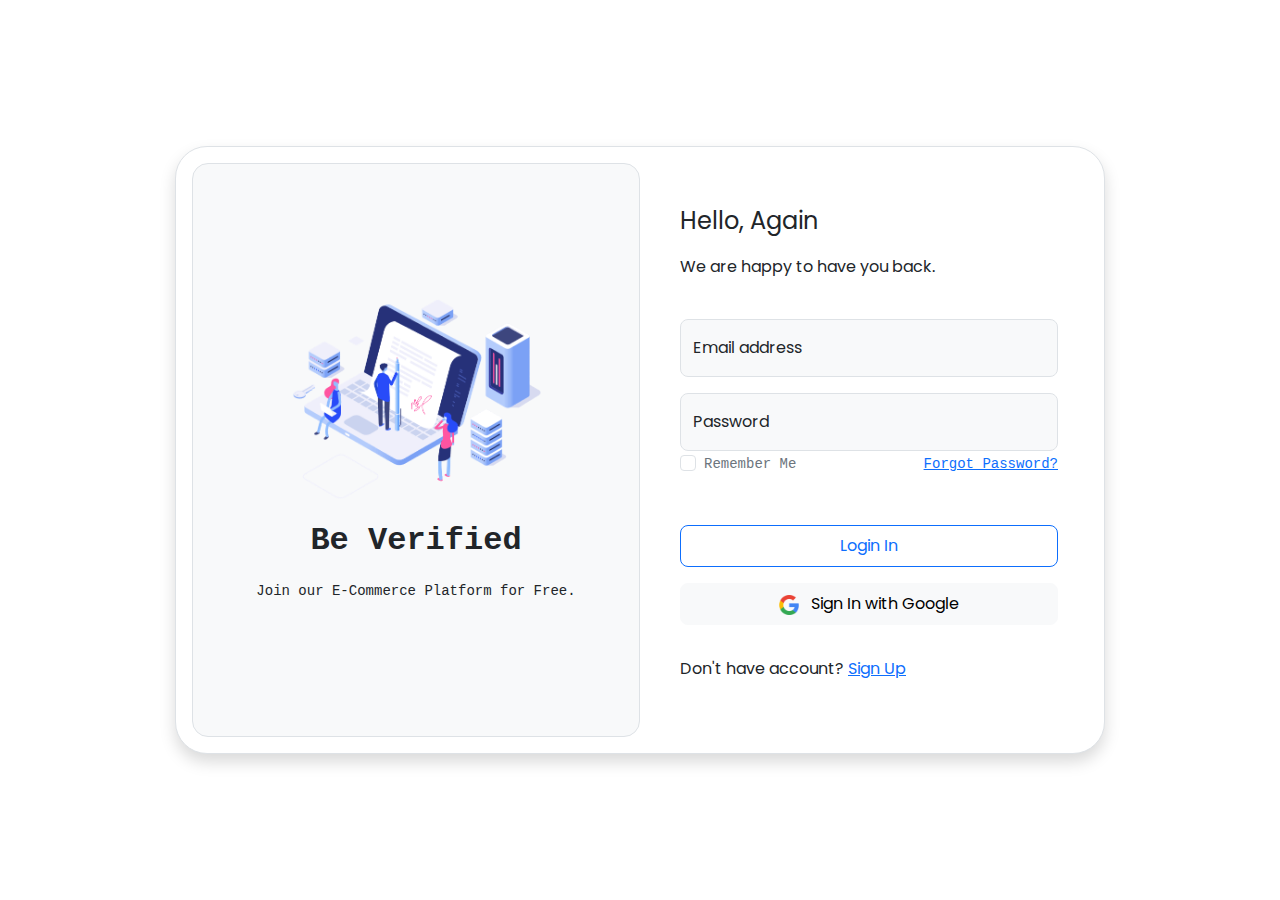
<file: index.html>
<!DOCTYPE html>
<html lang="en">
<head>
    <!-- META -->
    <meta charset="UTF-8">
    <meta name="viewport" content="width=device-width, initial-scale=1.0">
    <!-- TITLE -->
    <title>BulkCart</title>
    <!-- ICON -->
    <link rel="icon" href="./Assets/cart-icon-28356.png">
    <!-- STYLES -->
    <!-- bootstrap -->
    <link rel="stylesheet" href="Css/all.min.css">
    <link rel="stylesheet" href="Css/bootstrap.min.css">
    <!-- fontawesome -->
    <link rel="stylesheet" href="Css/fontawesome.min.css">
    <!-- main -->
    <link rel="stylesheet" href="Css/styles.css">
    <!-- GOOGLE FONTS -->
    <link rel="preconnect" href="https://fonts.googleapis.com">
    <link rel="preconnect" href="https://fonts.gstatic.com" crossorigin>
    <link
        href="https://fonts.googleapis.com/css2?family=Poppins:ital,wght@0,100;0,200;0,300;0,400;0,500;0,600;0,700;0,800;0,900;1,100;1,200;1,300;1,400;1,500;1,600;1,700;1,800;1,900&display=swap"
        rel="stylesheet">
</head>

<body>

    <div class="container d-flex justify-content-center align-items-center min-vh-100">

        <div class="row border rounded-5 bg-white p-3 shadow box-area">
            <div
                class="col-md-6 border rounded-4 d-flex justify-content-center align-items-center flex-column bg-light left-box">

                <div class="featured-image mb-3">
                    <img src="./Assets/hero-img.png" class="img-fluid"
                        alt="login image">
                </div>
                <p class="fs-2 fw-semibold">Be Verified</p>
                <small class="text-wrap text-center">Join our E-Commerce Platform for Free.</small>

            </div>
            <div class="col-md-6 right-box">

                <div class="row align-items-center">
                    <div class="header-text mb-4">
                        <p class="fs-4">Hello, Again</p>
                        <p>We are happy to have you back.</p>
                    </div>
                    <form action="" class=" mb-3">
                        <div class="form-floating mb-3">
                            <input type="email" class="form-control form-control-lg bg-light fs-6" id="loginEmail" placeholder="name@example.com">
                            <div class="alert alert-danger p-2 my-3 d-none">
                                <small>User Already Exists</small>
                            </div>
                            <label for="loginEmail">Email address</label>
                          </div>
                          <div class="form-floating">
                            <input type="password" class="form-control form-control-lg bg-light fs-6" id="loginPassword" placeholder="Password">
                            <div class="alert alert-danger p-2 my-3 d-none">
                                <small>Incorrect Password</small>
                            </div>
                            <label class="mb-1" for="loginPassword">Password</label>
                            <div class="form-check d-flex justify-content-between align-items-center">
                                <div>
                                    <input type="checkbox" class="form-check-input" id="formCheck">
                                    <label for="formCheck" class="form-check-label text-secondary"> <small>Remember Me</small></label>
                                </div>
                                <div class="forgot">
                                    <small><a href="#">Forgot Password?</a></small>
                                </div>
                            </div>
                            <div class="alert text-danger p-2 my-3"><small id="note"></small></div>
                           <div class="input-group my-3">
                            <button class="btn btn-lg btn-outline-primary w-100 fs-6" id="loginBtn" type="button">Login In</button>
                           </div>
                           <div class="input-group mb-3">
                            <button class="btn btn-lg btn-light w-100 fs-6"><img src="./Assets/google.png" alt="google icon" class="me-2"> Sign In with Google</button>
                           </div>
                          </div>
                    </form>
                    <div class="row">
                        <p>Don't have account? <a href="./pages/signup.html">Sign Up</a></p>
                    </div>
                </div>

            </div>
        </div>

    </div>

    <!-- JAVASCRIPT -->
    <!-- bootstrap -->
    <script src="Js/bootstrap.bundle.min.js"></script>
    <!-- main -->
    <script src="./Js/main.js"></script>
</body>

</html>
</file>
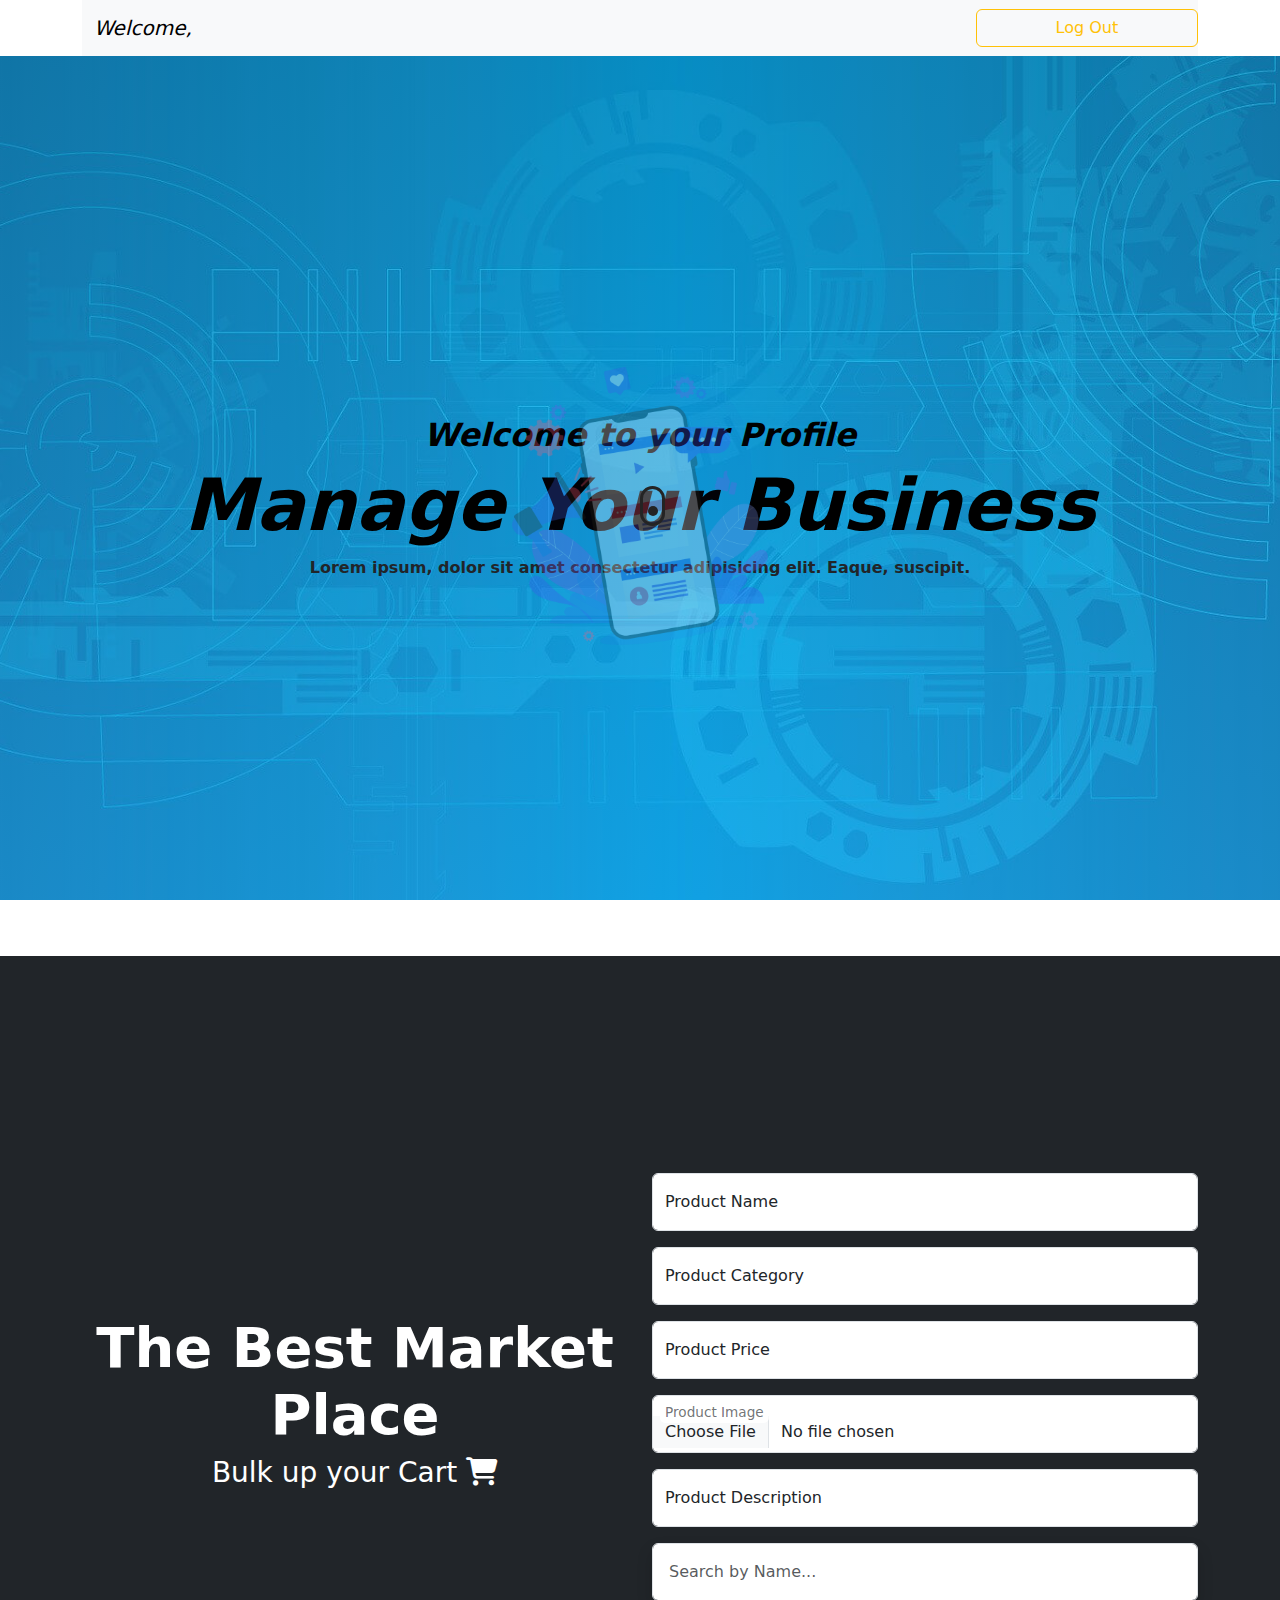
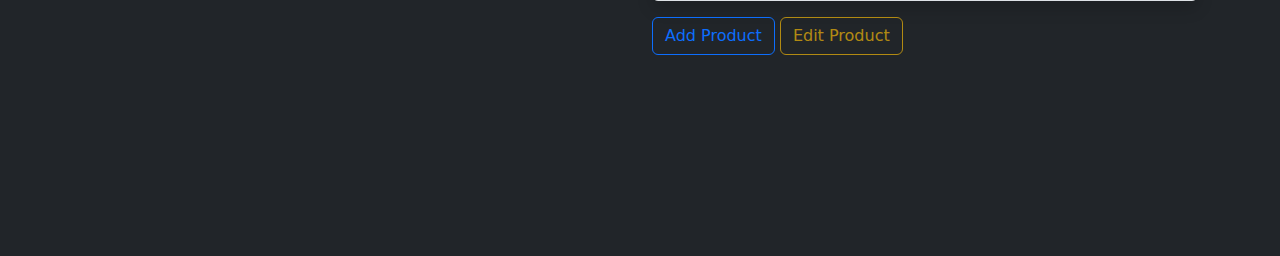
<file: pages/home.html>
<!DOCTYPE html>
<html lang="en">

<head>
    <!-- META -->
    <meta charset="UTF-8">
    <meta name="viewport" content="width=device-width, initial-scale=1.0">
    <!-- TITLE -->
    <title>BulkCart</title>
    <!-- ICON -->
    <link rel="icon" href="../Assets/cart-icon-28356.png">
    <!-- STYLES -->
    <!-- bootstrap -->
    <link rel="stylesheet" href="../Css/all.min.css">
    <link rel="stylesheet" href="../Css/bootstrap.min.css">
    <!-- fontawesome -->
    <link rel="stylesheet" href="../Css/fontawesome.min.css">
    <!-- main -->
    <link rel="stylesheet" href="../Css/home.css">
    <!-- GOOGLE FONTS -->
    <link rel="preconnect" href="https://fonts.googleapis.com">
    <link rel="preconnect" href="https://fonts.gstatic.com" crossorigin>
    <link href="https://fonts.googleapis.com/css2?family=Pacifico&display=swap" rel="stylesheet">
</head>

<body>

        <!-- HOME SECTION -->

    <div id="scroll-watcher" class="bg-warning">
    </div>

    <div class="container">
        <nav class="navbar navbar-expand-lg bg-body-tertiary">
          <div class="container-fluid">
            <a class="navbar-brand fst-italic" href="#">Welcome, <div class="d-inline" id="profileName"></div></a>
          </div>
          <div class="w-25">
            <button class="btn btn-outline-warning fs-6 w-100" id="logoutBtn" type="button">Log Out</button>
           </div>
        </nav>
      </div>
    <header class="vh-100">

        <div class="d-flex flex-column justify-content-center align-items-center h-100 position-relative text-center"
            id="header-content">
            <img src="../Assets/features-3.png" class="position-absolute " alt="business">
            <div id="header-text">
                <h2 class="fst-italic fw-bolder text-black">Welcome to your Profile</h2>
                <h1 class="display-2 fst-italic fw-bolder text-black">Manage Your Business</h1>
                <p class="fw-bold text-dark">Lorem ipsum, dolor sit amet consectetur adipisicing elit. Eaque, suscipit.
                </p>
            </div>
            <a href="#cart" class="scroll-down position-absolute">
                <div class="dot position-absolute"></div>
            </a>
        </div>


    </header>


    <!-- CRUDS SECTION -->
    <section class="bg-dark" id="cart">
        <div class="container">
            <div class="row d-flex justify-content-center align-items-center vh-100">
                <div class="col-xxl-6 col-xl-6 col-lg-6 col-md-12 col-sm-12 text-center">
                    <h2 class="display-4 fw-bolder text-white">The Best Market Place</h2>
                    <p class="h3 text-white">Bulk up your Cart <i class="fa-solid fa-cart-shopping"></i></p>
                </div>
                <div class="col-xxl-6 col-xl-6 col-lg-6 col-md-12 col-sm-12">
                    <form action="">
                        <div class="form-floating my-3 mb-3">
                            <input type="text" class="form-control" name="productName" id="productName"
                                placeholder="Product Name">
                            <label for="productName">Product Name</label>
                        </div>
                        <div class="form-floating my-3 mb-3">
                            <input type="text" class="form-control" name="productCat" id="productCat"
                                placeholder="Product Category">
                            <label for="productCat">Product Category</label>
                        </div>
                        <div class="form-floating my-3 mb-3">
                            <input type="number" class="form-control" name="productPrice" id="productPrice"
                                placeholder="Product Price">
                            <label for="productPrice">Product Price</label>
                        </div>
                        <div class="form-floating my-3 mb-3">
                            <input type="file" class="form-control" name="productImg" id="productImg"
                                placeholder="Product Image">
                            <label for="productImg">Product Image</label>
                        </div>
                        <div class="form-floating my-3 mb-3">
                            <input type="text" class="form-control" name="productDes" id="productDes"
                                placeholder="Product Description">
                            <label for="productDes">Product Description</label>
                        </div>
                        <input type="text" class="form-control my-3 mx-auto shadow p-3" id="searchProduct"
                            placeholder="Search by Name...">
                        <button class="btn btn-outline-primary" type="button" id="addBtn">Add Product</button>
                        <button class="btn btn-outline-warning disabled" type="button" id="editBtn">Edit
                            Product</button>
                    </form>
                </div>
            </div>
            <div class="row py-4 gy-5" id="itemRow">

            </div>
        </div>
    </section>

    <!-- JAVASCRIPT -->
    <!-- bootstrap -->
    <script src="../Js/bootstrap.bundle.min.js"></script>
    <!-- main -->
    <script src="../Js/home.js"></script>
</body>

</html>
</file>
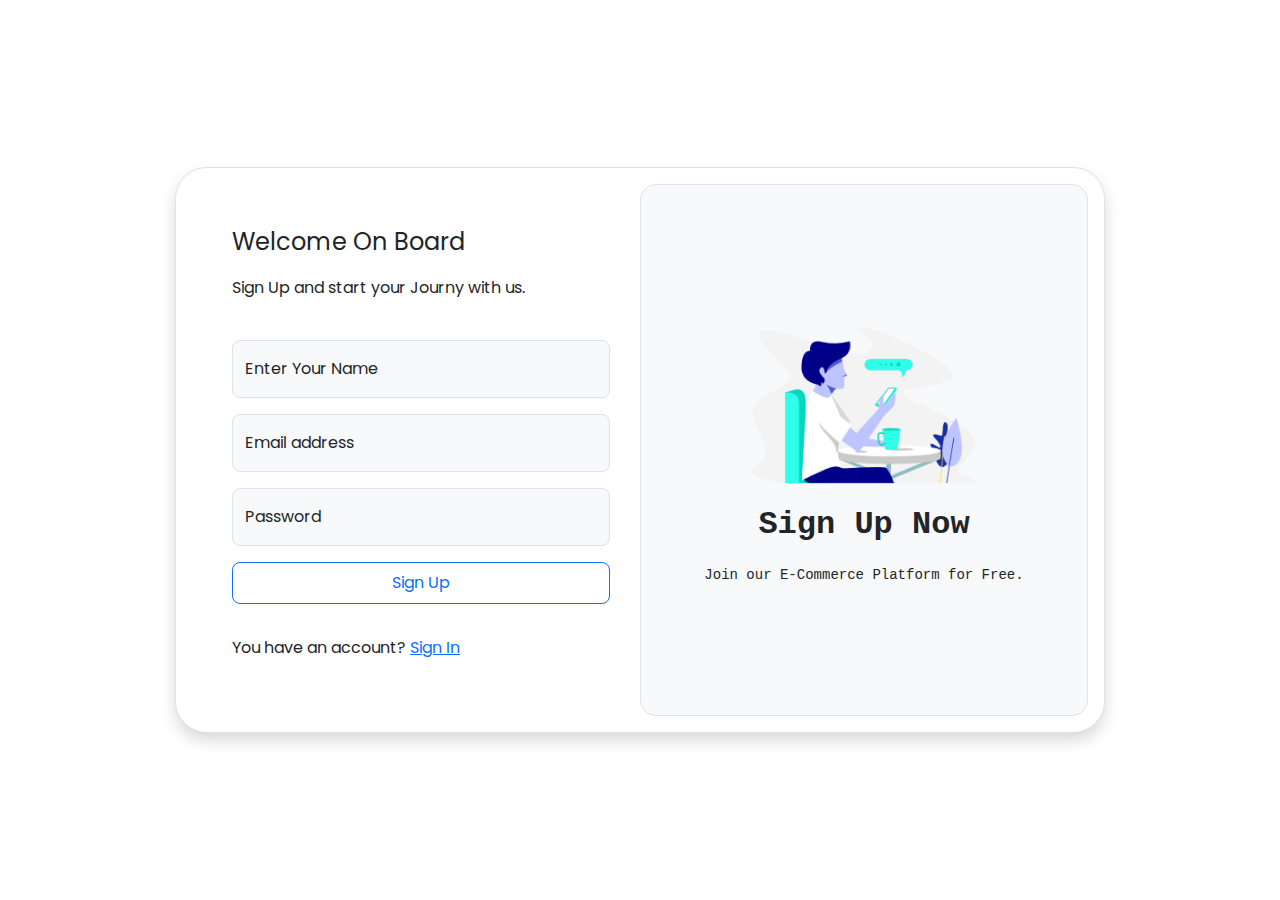
<file: pages/signup.html>
<!DOCTYPE html>
<html lang="en">

<head>
    <!-- META -->
    <meta charset="UTF-8">
    <meta name="viewport" content="width=device-width, initial-scale=1.0">
    <!-- TITLE -->
    <title>BulkCart</title>
    <!-- ICON -->
    <link rel="icon" href="../Assets/cart-icon-28356.png">
    <!-- STYLES -->
    <!-- bootstrap -->
    <link rel="stylesheet" href="../Css/all.min.css">
    <link rel="stylesheet" href="../Css/bootstrap.min.css">
    <!-- fontawesome -->
    <link rel="stylesheet" href="../Css/fontawesome.min.css">
    <!-- main -->
    <link rel="stylesheet" href="../Css/styles.css">
    <!-- GOOGLE FONTS -->
    <link rel="preconnect" href="https://fonts.googleapis.com">
    <link rel="preconnect" href="https://fonts.gstatic.com" crossorigin>
    <link
        href="https://fonts.googleapis.com/css2?family=Poppins:ital,wght@0,100;0,200;0,300;0,400;0,500;0,600;0,700;0,800;0,900;1,100;1,200;1,300;1,400;1,500;1,600;1,700;1,800;1,900&display=swap"
        rel="stylesheet">
</head>

<body>

    <div class="container d-flex justify-content-center align-items-center min-vh-100">

        <div class="row border rounded-5 bg-white p-3 shadow box-area">
            <div class="col-md-6 right-box">

                <div class="row align-items-center">
                    <div class="header-text mb-4">
                        <p class="fs-4">Welcome On Board</p>
                        <p>Sign Up and start your Journy with us.</p>
                    </div>
                    <form action="" class=" mb-3">
                        <div class="form-floating mb-3">
                            <input type="text" class="form-control form-control-lg bg-light fs-6" id="userName" placeholder="Hussein Ragab"  oninput="Validation(this)">
                            <div class="alert alert-danger p-2 my-3 d-none">
                                <small>User name must start with Cap letter and small from 3 to 30 characters</small>
                            </div>
                            <label for="userName">Enter Your Name</label>
                          </div>
                        <div class="form-floating mb-3">
                            <input type="email" class="form-control form-control-lg bg-light fs-6" id="userEmail" placeholder="name@example.com"  oninput="Validation(this)">
                            <div class="alert alert-danger p-2 my-3 d-none">
                                <small>Enter A Valid Email address : example@gmail.com</small>
                            </div>
                            <div id="emailExist" class="alert alert-danger p-2 my-3 d-none"></div>
                            <label for="userEmail">Email address</label>
                          </div>
                          <div class="form-floating">
                            <input type="password" class="form-control form-control-lg bg-light fs-6" id="userPassword" placeholder="Password"  oninput="Validation(this)">
                            <div class="alert alert-danger p-2 my-3 d-none">
                                <small>Make sure that your Password is between 5 to 20 characters</small>
                            </div>
                            <label class="mb-1" for="userPassword">Password</label>
                           <div class="input-group my-3">
                            <button class="btn btn-lg btn-outline-primary w-100 fs-6" id="btnSignUp" type="button">Sign Up</button>
                           </div>
                          </div>
                    </form>
                    <div class="row">
                        <p>You have an account? <a href="../index.html">Sign In</a></p>
                    </div>
                </div>

            </div>
            <div class="col-md-6 border rounded-4 d-flex justify-content-center align-items-center flex-column bg-light left-box">

                <div class="featured-image mb-3">
                    <img src="../Assets/pricing-free.png" class="img-fluid"
                        alt="signup image">
                </div>
                <p class="fs-2 fw-semibold">Sign Up Now</p>
                <small class="text-wrap text-center">Join our E-Commerce Platform for Free.</small>

            </div>
        </div>

    </div>

    <!-- JAVASCRIPT -->
    <!-- bootstrap -->
    <script src="../Js/bootstrap.bundle.min.js"></script>
    <!-- main -->
    <script src="../Js/signup.js"></script>
</body>

</html>
</file>
<file: Css/styles.css>
body {
    font-family: "Poppins", sans-serif ;
}

.featured-image img {
    width: 250px;
}

small {
    font-weight: 500;
}

.box-area {
    width: 930px;
}

.left-box p,small {
    font-family: 'Courier New', Courier, monospace;
}

.right-box img {
    width: 20px;
}

.right-box {
    padding: 40px 30px 40px 40px;
}

::placeholder {
    font-size: 16px;
}
</file>
<file: Css/home.css>
img {
    height: 200px;
    object-fit: cover;
}

header {
    background-image:linear-gradient(rgba(0, 154, 196, 0.6),rgba(17, 190, 253, 0.6)) ,url('../Assets/hero-bg.jpg');
    background-position: center;
    background-size: cover;
    background-attachment: fixed;
    animation: fade-out linear;
    animation-timeline: view();
    animation-range: exit;
}


#header-text {
    animation: fade-out linear;
    animation-timeline: view();
    animation-range: exit -250px;
}
@keyframes fade-out {
    to {opacity: 0;}
}


.scroll-down {
    border:3px solid rgb(36, 36, 36);
    border-radius: 50px;
    width: 25px;
    height: 40px;
    left: 50%;
    animation: scrollDown 2s ease infinite;
    z-index: 3;
}

.dot {
    background-color: rgb(36, 36, 36);
    width: 10px;
    height: 10px;
    transform: translateX(50%);
    top: 50%;
    border-radius: 50%;
}

@keyframes scrollDown {
    0% {
        top: 70%
    }

    50% {
        top: 75%;
    }

    100% {
        top: 70%;
    }
}

header #header-content img {
    width: 20%;
    height: auto;
    object-fit: contain;
    opacity: 0.3;
    transition: 1s ease;
}

h1,h2,p {
    z-index: 1;
}


#header-content img:hover {
opacity: 1;
    transform: scale(1.1);
    z-index: 2;

}

#scroll-watcher {
    height: 10px;
    width: 100%;
    position: fixed;
    z-index: 5;
    top: 0;
    scale: 0 1;
    animation: scroll-watcher linear;
    animation-timeline: scroll();
}

@keyframes scroll-watcher {
    to {scale: 1 1;}
}

section img {
animation: fade-in linear forwards;
animation-timeline: view(100px 50px) ;
}

@keyframes fade-in {
    from {scale: .5; opacity: 0;}
    to {scale: 1; opacity: 1;}
}
</file>
